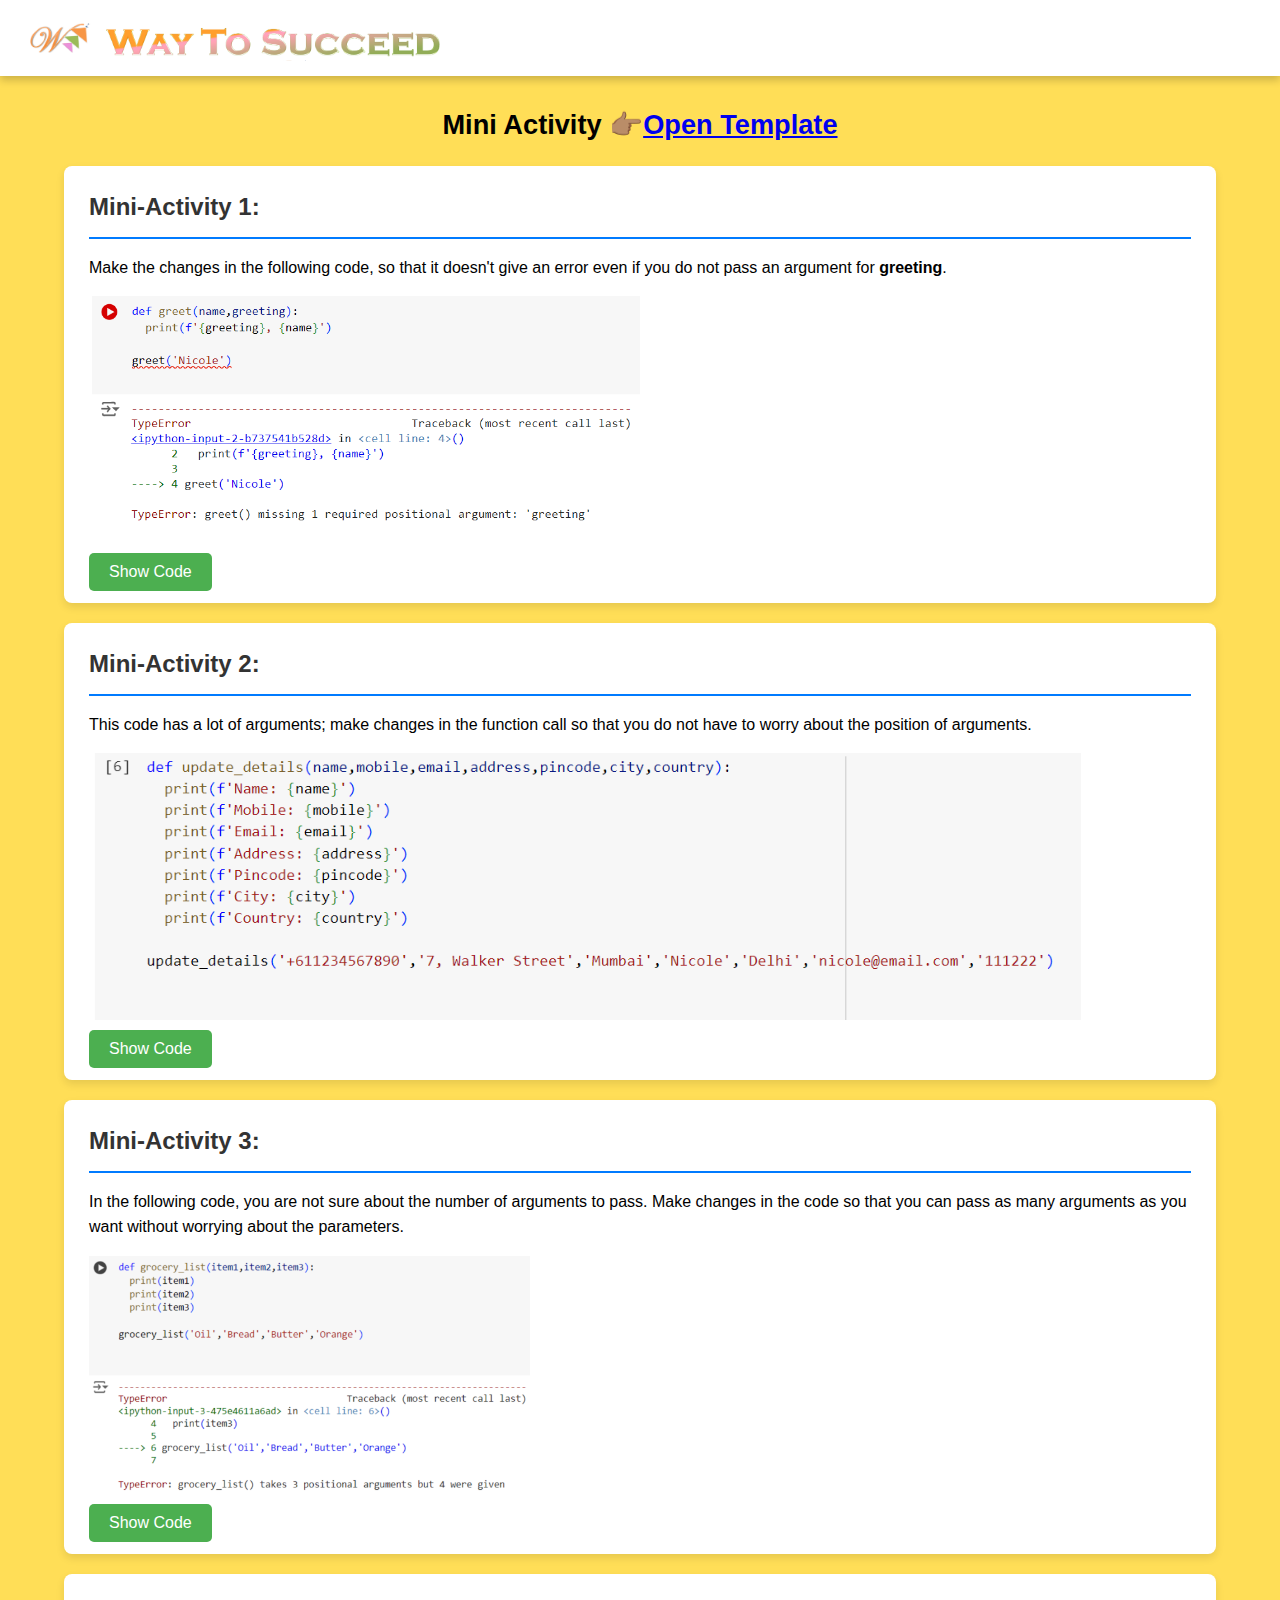
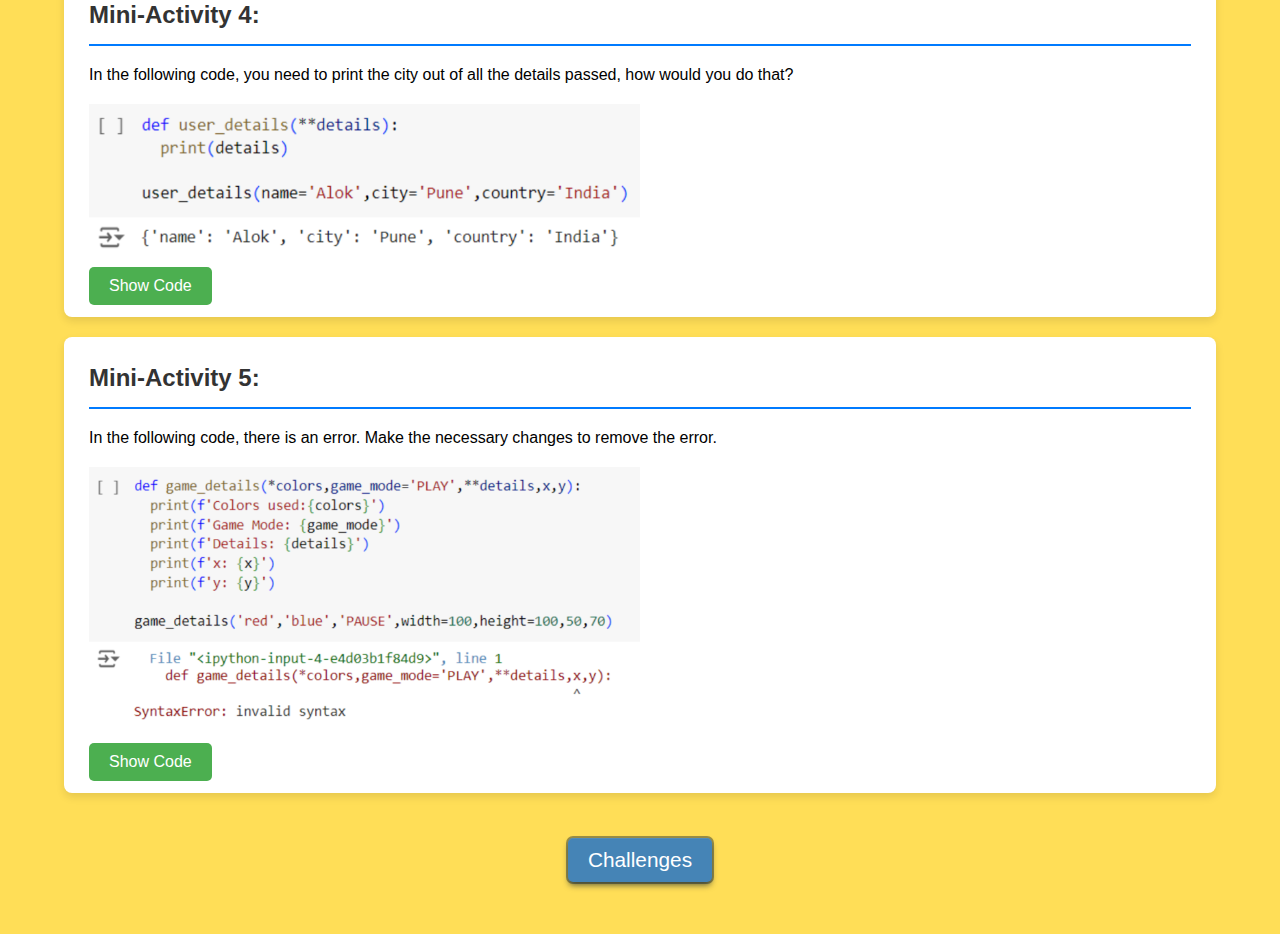
<file: index.html>
<!DOCTYPE html>
<html lang="en">
<head>
    <meta charset="UTF-8">
    <meta name="viewport" content="width=device-width, initial-scale=1.0">
    <title>Python Mini-Activities</title>
    <link rel="stylesheet" href="styles.css">
</head>
<body>
    <header class="header">
        <img src="./logo/Logo.png" alt="Logo" class="logo" />
        <img src="./logo/header.png" alt="Header" class="header-image" />
    </header>

    <!-- <p style="text-align: center; font-size: 1.7rem; font-weight: bold; margin-bottom: 0;">Mini Activity</p> -->
    <p style="text-align: center; font-size: 1.7rem; font-weight: bold; margin-bottom: 0;">Mini Activity
        👉🏽<a href="https://colab.research.google.com/drive/1VMK2Q96SkcY5Pv_nqNJVoQyQXqwRakw8?usp=sharing" target="_blank" class="button">Open Template</a>
    
    <main style="width: 90%;">
        <section id="activity1">
            <h2>Mini-Activity 1: </h2>
            <p>Make the changes in the following code, so that it doesn't give an error even if you do not pass an argument for <b>greeting</b>.</p>
            <img src="./images/sc1.png" class="ques-img" alt="ques" style="max-width: 50%;">
<br>
            <button class="show-answer-btn" id="show-answer-btn1">Show Code</button>
            <img src="./images/sc2.png" class="answer-img" id="answer-img1" alt="Code example for handling missing arguments" style="max-width: 400px;">
        </section>
    
        <section id="activity2">
            <h2>Mini-Activity 2: </h2>
            <p>This code has a lot of arguments; make changes in the function call so that you do not have to worry about the position of arguments.</p>
            <img src="./images/sc3.png" class="ques-img" alt="ques" style="max-width: 90%;"> <br>

            <button class="show-answer-btn" id="show-answer-btn2">Show Code</button>
            <img src="./images/sc4.png" class="answer-img" id="answer-img2" alt="Code example for using keyword arguments" style="max-width: 100%;">
        </section>

        <section id="activity3">
            <h2>Mini-Activity 3: </h2>
            <p>In the following code, you are not sure about the number of arguments to pass. Make changes in the code so that you can pass as many arguments as you want without worrying about the parameters.</p>
            <img src="./images/ma3q.png" class="ques-img" alt="ques" style="max-width: 40%;"> <br>
        
            <button class="show-answer-btn" id="show-answer-btn3">Show Code</button>
            <img src="./images/ma3s.png" class="answer-img" id="answer-img3" alt="Code example for handling an unknown number of arguments" style="max-width: 30%;">
        </section>
        
        <section id="activity4">
            <h2>Mini-Activity 4:</h2><p>In the following code, you need to print the city out of all the details passed, how would you do that?</p> 
            <img src="./images/ma4q.png" class="ques-img" alt="ques" style="max-width: 50%;"> <br>
        
            <button class="show-answer-btn" id="show-answer-btn4">Show Code</button>
            <img src="./images/ma4s.png" class="answer-img" id="answer-img4" alt="Code example for printing city from passed details" style="max-width: 50%;">
        </section>
        
        <section id="activity5">
            <h2>Mini-Activity 5: </h2>
            <p>In the following code, there is an error. Make the necessary changes to remove the error.</p>
            <img src="./images/ma5q.png" class="ques-img" alt="ques" style="max-width: 50%;"> <br>
        
            <button class="show-answer-btn" id="show-answer-btn5">Show Code</button>
            <img src="./images/ma5s.png" class="answer-img" id="answer-img5" alt="Code example for fixing the error" style="max-width: 50%;">
        </section>
        

    </main>
     <br>

     
    <button class="challenge-btn" onclick="window.location.href='challenges.html'">Challenges</button>
<br> <br>
    <script>
        document.getElementById('show-answer-btn1').addEventListener('click', function() {
            var img = document.getElementById('answer-img1');
            if (img.style.display === 'none' || img.style.display === '') {
                img.style.display = 'block';
                this.textContent = 'Hide Answer';
            } else {
                img.style.display = 'none';
                this.textContent = 'Show Answer';
            }
        });

        document.getElementById('show-answer-btn2').addEventListener('click', function() {
            var img = document.getElementById('answer-img2');
            if (img.style.display === 'none' || img.style.display === '') {
                img.style.display = 'block';
                this.textContent = 'Hide Answer';
            } else {
                img.style.display = 'none';
                this.textContent = 'Show Answer';
            }
        });

        document.getElementById('show-answer-btn3').addEventListener('click', function() {
            var img = document.getElementById('answer-img3');
            if (img.style.display === 'none' || img.style.display === '') {
                img.style.display = 'block';
                this.textContent = 'Hide Answer';
            } else {
                img.style.display = 'none';
                this.textContent = 'Show Answer';
            }
        });
        document.getElementById('show-answer-btn4').addEventListener('click', function() {
            var img = document.getElementById('answer-img4');
            if (img.style.display === 'none' || img.style.display === '') {
                img.style.display = 'block';
                this.textContent = 'Hide Answer';
            } else {
                img.style.display = 'none';
                this.textContent = 'Show Answer';
            }
        });

        document.getElementById('show-answer-btn5').addEventListener('click', function() {
            var img = document.getElementById('answer-img5');
            if (img.style.display === 'none' || img.style.display === '') {
                img.style.display = 'block';
                this.textContent = 'Hide Answer';
            } else {
                img.style.display = 'none';
                this.textContent = 'Show Answer';
            }
        });
    </script>

</body>
</html>
</file>
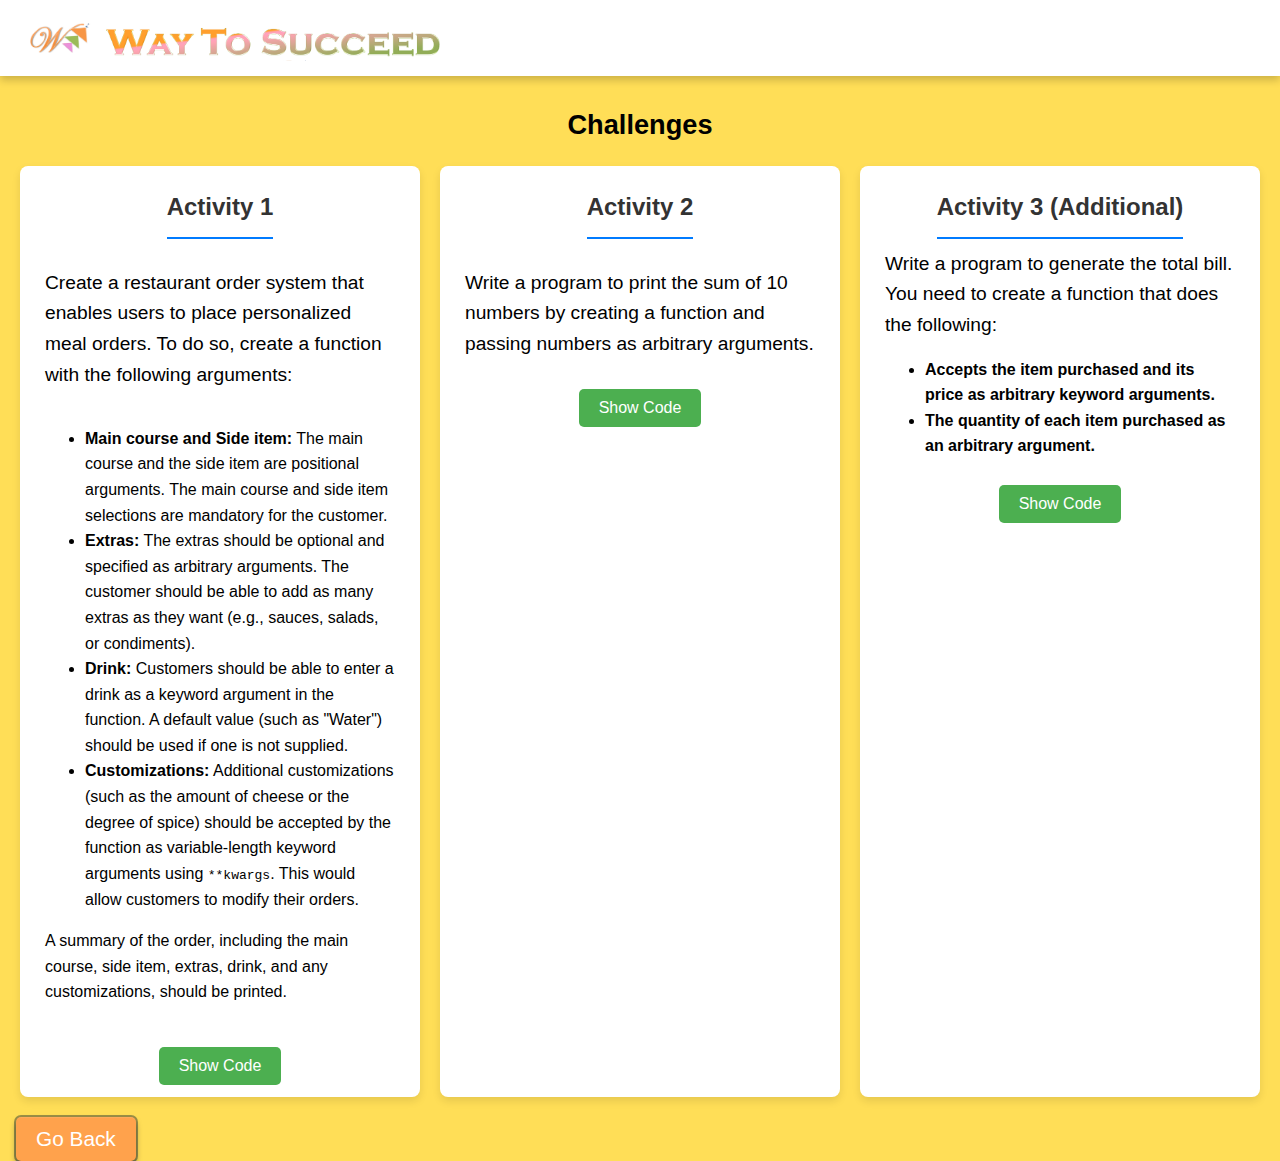
<file: challenges.html>
<!DOCTYPE html>
<html lang="en">
<head>
    <meta charset="UTF-8">
    <meta name="viewport" content="width=device-width, initial-scale=1.0">
    <title>challenges</title>
    <link rel="stylesheet" href="styles.css">
</head>
<style>
    main{
        grid-template-columns: repeat(3, 1fr);

    }
    #activity3{
        p{
            margin: 0;
        }
    }

</style>
<body>
    <header class="header">
        <img src="./logo/Logo.png" alt="Logo" class="logo" />
        <img src="./logo/header.png" alt="Header" class="header-image" />
    </header>

    <p style="text-align: center; font-size: 1.7rem; font-weight: bold; margin-bottom: 0;">Challenges</p>

    <main >
        <section id="activity1" style="display: flex; flex-direction: column; align-items: center;">
            <h2>Activity 1</h2>
            <p style="font-size: 1.2rem;">
                Create a restaurant order system that enables users to place personalized meal orders. To do so, create a function with the following arguments:
                <ul>
                    <li><strong>Main course and Side item:</strong> The main course and the side item are positional arguments. The main course and side item selections are mandatory for the customer.</li>
                    <li><strong>Extras:</strong> The extras should be optional and specified as arbitrary arguments. The customer should be able to add as many extras as they want (e.g., sauces, salads, or condiments).</li>
                    <li><strong>Drink:</strong> Customers should be able to enter a drink as a keyword argument in the function. A default value (such as "Water") should be used if one is not supplied.</li>
                    <li><strong>Customizations:</strong> Additional customizations (such as the amount of cheese or the degree of spice) should be accepted by the function as variable-length keyword arguments using <code>**kwargs</code>. This would allow customers to modify their orders.</li>
                </ul>
                A summary of the order, including the main course, side item, extras, drink, and any customizations, should be printed.
            </p>
            <button class="show-answer-btn" id="show-answer-btn1">Show Code</button>
            <img src="./images/image4.png" class="answer-img" id="answer-img1" alt="Restaurant Order System example" style="width: 100%;">
        </section>
        
    
        <section id="activity2" style="display: flex; flex-direction: column; align-items: center;">
            <h2>Activity 2</h2>
            <p style="font-size: 1.2rem;">Write a program to print the sum of 10 numbers by creating a function and passing numbers as arbitrary arguments.

                </p>
            <button class="show-answer-btn" id="show-answer-btn2">Show Code</button>
            <img src="./images/image5.png" class="answer-img" id="answer-img2" alt="Total Bill Calculation parameters" style="width: 100%;">
        </section>

        <section id="activity3" style="display: flex; flex-direction: column; align-items: center;">
            <h2>Activity 3 (Additional)</h2>
            <p style="font-size: 1.2rem;">
                Write a program to generate the total bill. You need to create a function that does the following:
                <ul>
                    <li><strong>Accepts the item purchased and its price as arbitrary keyword arguments.</strong></li>
                    <li><strong>The quantity of each item purchased as an arbitrary argument.</strong></li>
                </ul>
               
            </p>
            <button class="show-answer-btn" id="show-answer-btn3">Show Code</button>
            <img src="./images/image6.png" class="answer-img" id="answer-img3" alt="Total Bill Calculation example">
        </section>        
    </main>
    
    
    <button class="goback" onclick="window.location.href='index.html'">Go Back</button>

    <script>
        document.getElementById('show-answer-btn1').addEventListener('click', function() {
            var img = document.getElementById('answer-img1');
            if (img.style.display === 'none' || img.style.display === '') {
                img.style.display = 'block';
                this.textContent = 'Hide Answer';
            } else {
                img.style.display = 'none';
                this.textContent = 'Show Answer';
            }
        });

        document.getElementById('show-answer-btn2').addEventListener('click', function() {
            var img = document.getElementById('answer-img2');
            if (img.style.display === 'none' || img.style.display === '') {
                img.style.display = 'block';
                this.textContent = 'Hide Answer';
            } else {
                img.style.display = 'none';
                this.textContent = 'Show Answer';
            }
        });

        document.getElementById('show-answer-btn3').addEventListener('click', function() {
            var img = document.getElementById('answer-img3');
            if (img.style.display === 'none' || img.style.display === '') {
                img.style.display = 'block';
                this.textContent = 'Hide Answer';
            } else {
                img.style.display = 'none';
                this.textContent = 'Show Answer';
            }
        });
    </script>

</body>
</html>
</file>
<file: styles.css>
/* General body styling */
body {
  font-family: 'Arial', sans-serif;
  line-height: 1.6;
  margin: 0;
  padding: 0;
  background-color: #ffde57; /* Light gray background */
}

.header {
  /* width: 100%; */
  box-shadow: 0 4px 8px rgba(0, 0, 0, 0.2);
  padding: 5px 30px;
  background-color: white; 
text-align: left;    

}

.logo {
  width: 5%; /* Slightly larger logo */
}
img{
  vertical-align: middle;
}
.header-image {
  width: 30%; 
  height: auto;
  margin-bottom: 10px;
}
/* Main content styling */
main {
  display: grid;
  grid-template-columns: repeat(auto-fill, minmax(400px, 1fr));
  gap: 2rem; /* Space between items */
  padding: 20px;
}

/* Section styling */
section {
  background: #fff; /* White background for sections */
  border-radius: 8px; /* Rounded corners */
  box-shadow: 0 0 10px rgba(0, 0, 0, 0.1); /* Subtle shadow */
  padding: 2px 25px;
  box-sizing: border-box; /* Include padding and border in the element's total width and height */
}

/* Heading styling */
h2 {
  color: #333; /* Dark color for headings */
  border-bottom: 2px solid #007bff; /* Blue underline */
  padding-bottom: 10px;
  margin-bottom: 10px;
}

/* Button styling */
.challenge-btn {
  background-color: #4584b6; /* Blue background color */
  color: #fff; /* White text color */
  border: none; /* Remove default border */
  border-radius: 5px; /* Rounded corners */
  padding: 10px 20px; /* Padding inside the button */
  font-size: 1.3rem; /* Font size */
  cursor: pointer; /* Pointer cursor on hover */
  transition: background-color 0.3s, transform 0.2s; /* Smooth transition for background color and scaling */
  margin: auto;
  display: flex;
  justify-content: center;
  align-items: center;
  box-shadow: rgba(6, 24, 44, 0.4) 0px 0px 0px 2px, rgba(6, 24, 44, 0.65) 0px 4px 6px -1px, rgba(255, 255, 255, 0.08) 0px 1px 0px inset;
  
}

.goback{
  background-color: #FFA24C;
color: #fff;
border: none;
border-radius: 5px;
padding: 10px 20px;
font-size: 1.3rem;
cursor: pointer;
transition: background-color 0.3s, transform 0.2s;
display: flex;
margin: 0 1rem;
/* justify-content: center; */
/* align-items: center; */
box-shadow: rgba(6, 24, 44, 0.4) 0px 0px 0px 2px, rgba(6, 24, 44, 0.65) 0px 4px 6px -1px, rgba(255, 255, 255, 0.08) 0px 1px 0px inset;
}
.challenge-btn:hover {
  background-color: #0056b3; /* Darker blue on hover */
}

.challenge-btn:active {
  transform: scale(0.98); /* Slightly scale down on click */
}

section {
  transition: transform 0.3s ease; /* Smooth transition for the enlargement effect */
  box-shadow: 0 4px 8px rgba(0, 0, 0, 0.1); /* Optional: Add a subtle shadow for a card-like appearance */
  border-radius: 8px; /* Optional: Add rounded corners */
  overflow: hidden; /* To prevent content overflow during the scaling */
}

section:hover {
  transform: scale(1.05); /* Scale the card up slightly on hover */
  box-shadow: 0 8px 16px rgba(0, 0, 0, 0.2); /* Increase the shadow on hover for emphasis */
}
.show-answer-btn {
  background-color: #4CAF50; /* Green background */
  border: none; /* Remove borders */
  color: white; /* White text */
  padding: 10px 20px; /* Some padding */
  text-align: center; /* Center the text */
  text-decoration: none; /* Remove underline */
  display: inline-block; /* Inline block for proper alignment */
  font-size: 16px; /* Font size */
  margin: 10px 0; /* Margin for spacing */
  cursor: pointer; /* Pointer cursor on hover */
  border-radius: 5px; /* Rounded corners */
  transition: background-color 0.3s ease; /* Smooth transition */
}
.show-answer-btn:hover {
  background-color: #45a049; /* Darker green on hover */
}
.show-answer-btn:active {
  background-color: #397d34; /* Even darker green on click */
}

.answer-img {
  display: none; /* Initially hide the images */
  width: 100%;
  max-width: 900px;
}

main {
  display: grid;
  grid-template-columns: repeat(1, 1fr);
  gap: 20px; /* Space between items */
  padding: 20px;
  margin: auto;
  justify-content: center;
}
</file>
